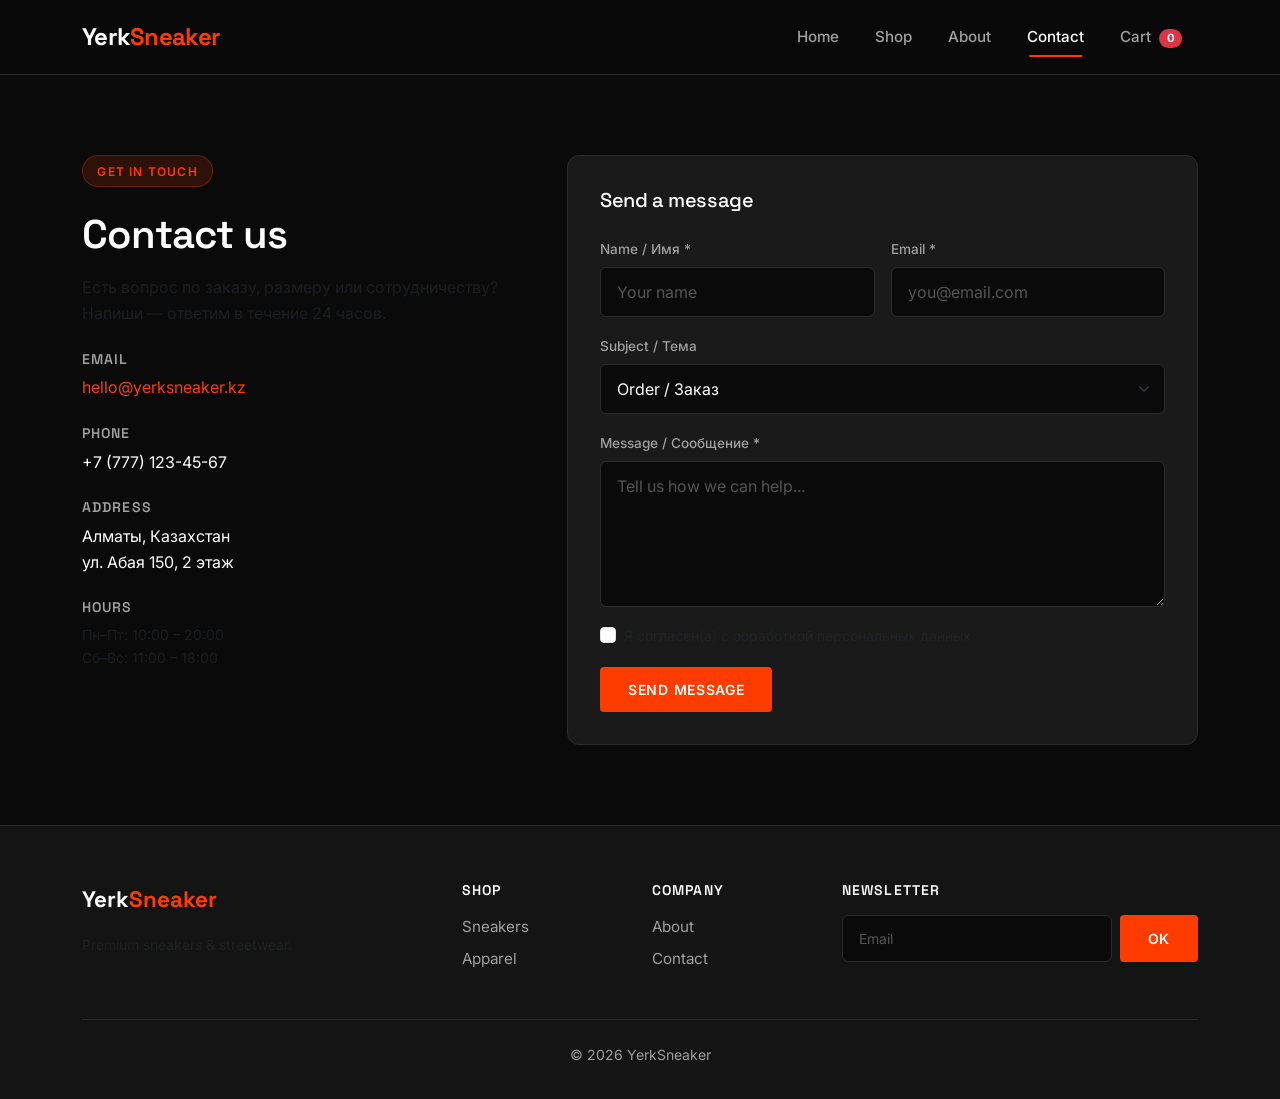
<file: contact.html>
<!DOCTYPE html>
<html lang="ru">
<head>
  <meta charset="UTF-8">
  <meta name="viewport" content="width=device-width, initial-scale=1.0">
  <title>Contact — YerkSneaker</title>
  <link rel="preconnect" href="https://fonts.googleapis.com">
  <link rel="preconnect" href="https://fonts.gstatic.com" crossorigin>
  <link href="https://fonts.googleapis.com/css2?family=Inter:wght@400;500;600;700&family=Space+Grotesk:wght@500;600;700&display=swap" rel="stylesheet">
  <link href="https://cdn.jsdelivr.net/npm/bootstrap@5.3.3/dist/css/bootstrap.min.css" rel="stylesheet">
  <link rel="stylesheet" href="css/style.css">
</head>
<body>
  <nav class="navbar navbar-expand-lg sticky-top">
    <div class="container">
      <a class="navbar-brand" href="index.html">Yerk<span>Sneaker</span></a>
      <button class="navbar-toggler" type="button" data-bs-toggle="collapse" data-bs-target="#mainNav" aria-controls="mainNav" aria-expanded="false" aria-label="Toggle navigation">
        <span class="navbar-toggler-icon"></span>
      </button>
      <div class="collapse navbar-collapse" id="mainNav">
        <ul class="navbar-nav ms-auto align-items-lg-center gap-lg-1">
          <li class="nav-item"><a class="nav-link" href="index.html">Home</a></li>
          <li class="nav-item"><a class="nav-link" href="shop.html">Shop</a></li>
          <li class="nav-item"><a class="nav-link" href="about.html">About</a></li>
          <li class="nav-item"><a class="nav-link active" href="contact.html">Contact</a></li>
          <li class="nav-item"><a class="nav-link" href="cart.html">Cart <span class="badge bg-danger rounded-pill ms-1">0</span></a></li>
        </ul>
      </div>
    </div>
  </nav>

  <section class="section">
    <div class="container">
      <div class="row g-5">
        <div class="col-lg-5">
          <span class="hero-badge">Get in touch</span>
          <h1 class="section-title mb-3">Contact us</h1>
          <p class="text-muted mb-4">Есть вопрос по заказу, размеру или сотрудничеству? Напиши — ответим в течение 24 часов.</p>
          <div class="mb-4"><h6 class="text-uppercase small fw-semibold mb-2" style="letter-spacing:0.08em;color:var(--text-muted);">Email</h6><p class="mb-0"><a href="mailto:hello@yerksneaker.kz" class="text-accent">hello@yerksneaker.kz</a></p></div>
          <div class="mb-4"><h6 class="text-uppercase small fw-semibold mb-2" style="letter-spacing:0.08em;color:var(--text-muted);">Phone</h6><p class="mb-0">+7 (777) 123-45-67</p></div>
          <div class="mb-4"><h6 class="text-uppercase small fw-semibold mb-2" style="letter-spacing:0.08em;color:var(--text-muted);">Address</h6><p class="mb-0">Алматы, Казахстан<br>ул. Абая 150, 2 этаж</p></div>
          <div><h6 class="text-uppercase small fw-semibold mb-2" style="letter-spacing:0.08em;color:var(--text-muted);">Hours</h6><p class="mb-0 text-muted small">Пн–Пт: 10:00 – 20:00<br>Сб–Вс: 11:00 – 18:00</p></div>
        </div>
        <div class="col-lg-7">
          <div class="contact-form">
            <h3 class="h5 mb-4">Send a message</h3>
            <form action="#" method="post">
              <div class="row g-3">
                <div class="col-md-6"><label for="name" class="form-label">Name / Имя *</label><input type="text" class="form-control" id="name" name="name" placeholder="Your name" required></div>
                <div class="col-md-6"><label for="email" class="form-label">Email *</label><input type="email" class="form-control" id="email" name="email" placeholder="you@email.com" required></div>
                <div class="col-12">
                  <label for="subject" class="form-label">Subject / Тема</label>
                  <select class="form-select" id="subject" name="subject">
                    <option value="order">Order / Заказ</option>
                    <option value="size">Size help / Помощь с размером</option>
                    <option value="return">Return / Возврат</option>
                    <option value="collab">Collaboration / Сотрудничество</option>
                    <option value="other">Other / Другое</option>
                  </select>
                </div>
                <div class="col-12"><label for="message" class="form-label">Message / Сообщение *</label><textarea class="form-control" id="message" name="message" rows="5" placeholder="Tell us how we can help..." required></textarea></div>
                <div class="col-12">
                  <div class="form-check">
                    <input class="form-check-input" type="checkbox" id="privacy" required>
                    <label class="form-check-label small text-muted" for="privacy">Я согласен(а) с обработкой персональных данных</label>
                  </div>
                </div>
                <div class="col-12"><button type="submit" class="btn btn-accent">Send Message</button></div>
              </div>
            </form>
          </div>
        </div>
      </div>
    </div>
  </section>

  <footer>
    <div class="container">
      <div class="row g-4">
        <div class="col-md-4"><div class="footer-brand">Yerk<span>Sneaker</span></div><p class="text-muted small">Premium sneakers & streetwear.</p></div>
        <div class="col-6 col-md-2"><h6 class="text-uppercase small fw-semibold mb-3" style="letter-spacing:0.08em;">Shop</h6><div class="footer-links"><a href="shop.html">Sneakers</a><a href="shop.html">Apparel</a></div></div>
        <div class="col-6 col-md-2"><h6 class="text-uppercase small fw-semibold mb-3" style="letter-spacing:0.08em;">Company</h6><div class="footer-links"><a href="about.html">About</a><a href="contact.html">Contact</a></div></div>
        <div class="col-md-4"><h6 class="text-uppercase small fw-semibold mb-3" style="letter-spacing:0.08em;">Newsletter</h6><form class="d-flex gap-2"><input type="email" class="form-control form-control-sm" placeholder="Email" required><button type="submit" class="btn btn-accent btn-sm">OK</button></form></div>
      </div>
      <div class="footer-bottom">© 2026 YerkSneaker</div>
    </div>
  </footer>
  <script src="https://cdn.jsdelivr.net/npm/bootstrap@5.3.3/dist/js/bootstrap.bundle.min.js"></script>
</body>
</html>
</file>
<file: css/style.css>
/* YerkSneaker - Minimalist Streetwear Theme */

:root {
  --bg: #0a0a0a;
  --bg-alt: #141414;
  --text: #ffffff;
  --text-muted: #a0a0a0;
  --accent: #ff3c00;
  --accent-hover: #e63500;
  --border: #2a2a2a;
  --card-bg: #1a1a1a;
  --font-main: 'Inter', system-ui, -apple-system, sans-serif;
  --font-display: 'Space Grotesk', 'Inter', sans-serif;
  --transition: 0.3s cubic-bezier(0.4, 0, 0.2, 1);
}

* { margin: 0; padding: 0; box-sizing: border-box; }
html { scroll-behavior: smooth; }

body {
  font-family: var(--font-main);
  background-color: var(--bg);
  color: var(--text);
  line-height: 1.6;
  overflow-x: hidden;
  min-height: 100vh;
  display: flex;
  flex-direction: column;
}

h1, h2, h3, h4, h5, h6 {
  font-family: var(--font-display);
  font-weight: 600;
  letter-spacing: -0.02em;
}

a { color: inherit; text-decoration: none; transition: color var(--transition); }
a:hover { color: var(--accent); }
img { max-width: 100%; height: auto; display: block; }

/* Navbar */
.navbar {
  background-color: rgba(10, 10, 10, 0.95) !important;
  backdrop-filter: blur(12px);
  border-bottom: 1px solid var(--border);
  padding: 0.8rem 0;
}
.navbar-brand {
  font-family: var(--font-display);
  font-weight: 700;
  font-size: 1.5rem;
  letter-spacing: -0.03em;
  color: var(--text) !important;
}
.navbar-brand span { color: var(--accent); }
.nav-link {
  font-weight: 500;
  font-size: 0.95rem;
  color: var(--text-muted) !important;
  padding: 0.5rem 1rem !important;
  position: relative;
  transition: color var(--transition);
}
.nav-link:hover,
.nav-link.active { color: var(--text) !important; }
.nav-link::after {
  content: '';
  position: absolute;
  bottom: 0; left: 50%;
  width: 0; height: 2px;
  background: var(--accent);
  transition: all var(--transition);
  transform: translateX(-50%);
}
.nav-link:hover::after,
.nav-link.active::after { width: 60%; }
.navbar-toggler {
  border: 1px solid var(--border);
  padding: 0.4rem 0.6rem;
}
.navbar-toggler:focus { box-shadow: none; }
.navbar-toggler-icon {
  background-image: url("data:image/svg+xml,%3csvg xmlns='http://www.w3.org/2000/svg' viewBox='0 0 30 30'%3e%3cpath stroke='rgba%28255, 255, 255, 0.8%29' stroke-linecap='round' stroke-miterlimit='10' stroke-width='2' d='M4 7h22M4 15h22M4 23h22'/%3e%3c/svg%3e");
}

/* Buttons */
.btn-accent {
  background-color: var(--accent);
  color: #fff;
  border: none;
  font-weight: 600;
  padding: 0.75rem 1.75rem;
  border-radius: 4px;
  transition: all var(--transition);
  text-transform: uppercase;
  letter-spacing: 0.05em;
  font-size: 0.875rem;
}
.btn-accent:hover {
  background-color: var(--accent-hover);
  color: #fff;
  transform: translateY(-2px);
  box-shadow: 0 8px 20px rgba(255, 60, 0, 0.3);
}
.btn-outline-light {
  border: 1px solid var(--text);
  color: var(--text);
  background: transparent;
  font-weight: 500;
  padding: 0.75rem 1.75rem;
  border-radius: 4px;
  transition: all var(--transition);
  text-transform: uppercase;
  letter-spacing: 0.05em;
  font-size: 0.875rem;
}
.btn-outline-light:hover { background: var(--text); color: var(--bg); }

/* Hero */
.hero {
  position: relative;
  min-height: 90vh;
  display: flex;
  align-items: center;
  background: linear-gradient(135deg, #0a0a0a 0%, #1a1a1a 50%, #0a0a0a 100%);
  overflow: hidden;
}
.hero::before {
  content: '';
  position: absolute;
  top: -50%; right: -20%;
  width: 70%; height: 150%;
  background: radial-gradient(circle, rgba(255, 60, 0, 0.08) 0%, transparent 70%);
  pointer-events: none;
}
.hero-content { position: relative; z-index: 2; }
.hero-badge {
  display: inline-block;
  background: rgba(255, 60, 0, 0.15);
  color: var(--accent);
  font-size: 0.75rem;
  font-weight: 600;
  padding: 0.35rem 0.9rem;
  border-radius: 50px;
  letter-spacing: 0.1em;
  text-transform: uppercase;
  margin-bottom: 1.5rem;
  border: 1px solid rgba(255, 60, 0, 0.3);
}
.hero h1 {
  font-size: clamp(2.5rem, 6vw, 4.5rem);
  line-height: 1.1;
  margin-bottom: 1.5rem;
}
.hero h1 span { color: var(--accent); }
.hero p {
  font-size: 1.15rem;
  color: var(--text-muted);
  max-width: 480px;
  margin-bottom: 2rem;
}
.hero-buttons { display: flex; flex-wrap: wrap; gap: 1rem; }
.hero-image {
  border-radius: 12px;
  box-shadow: 0 25px 50px -12px rgba(0, 0, 0, 0.5);
  transition: transform var(--transition);
}
.hero-image:hover { transform: scale(1.02); }

/* Sections */
.section { padding: 5rem 0; }
.section-title { font-size: clamp(1.75rem, 4vw, 2.5rem); margin-bottom: 0.5rem; }
.section-subtitle { color: var(--text-muted); margin-bottom: 3rem; font-size: 1.05rem; }

/* Product Cards */
.product-card {
  background: var(--card-bg);
  border: 1px solid var(--border);
  border-radius: 12px;
  overflow: hidden;
  transition: all var(--transition);
  height: 100%;
  display: flex;
  flex-direction: column;
}
.product-card:hover {
  border-color: var(--accent);
  transform: translateY(-6px);
  box-shadow: 0 20px 40px rgba(0, 0, 0, 0.3);
}
.product-img-wrapper {
  position: relative;
  overflow: hidden;
  aspect-ratio: 1 / 1;
  background: #111;
}
.product-img-wrapper img {
  width: 100%; height: 100%;
  object-fit: cover;
  transition: transform 0.5s ease;
}
.product-card:hover .product-img-wrapper img { transform: scale(1.08); }
.product-badge {
  position: absolute;
  top: 12px; left: 12px;
  background: var(--accent);
  color: #fff;
  font-size: 0.7rem;
  font-weight: 700;
  padding: 0.3rem 0.7rem;
  border-radius: 4px;
  text-transform: uppercase;
  letter-spacing: 0.05em;
}
.product-body {
  padding: 1.25rem;
  flex-grow: 1;
  display: flex;
  flex-direction: column;
}
.product-category {
  font-size: 0.75rem;
  color: var(--text-muted);
  text-transform: uppercase;
  letter-spacing: 0.08em;
  margin-bottom: 0.35rem;
}
.product-title { font-size: 1.05rem; font-weight: 600; margin-bottom: 0.5rem; line-height: 1.3; }
.product-price {
  font-size: 1.15rem;
  font-weight: 700;
  color: var(--accent);
  margin-top: auto;
  padding-top: 0.75rem;
}
.product-price del {
  color: var(--text-muted);
  font-size: 0.9rem;
  font-weight: 400;
  margin-right: 0.5rem;
}

/* About */
.about-stats {
  display: grid;
  grid-template-columns: repeat(3, 1fr);
  gap: 1.5rem;
  margin-top: 3rem;
}
.stat-item {
  text-align: center;
  padding: 1.5rem;
  background: var(--card-bg);
  border: 1px solid var(--border);
  border-radius: 12px;
}
.stat-number {
  font-size: 2rem;
  font-weight: 700;
  color: var(--accent);
  font-family: var(--font-display);
}
.stat-label { font-size: 0.85rem; color: var(--text-muted); margin-top: 0.25rem; }

/* Contact Form */
.contact-form {
  background: var(--card-bg);
  border: 1px solid var(--border);
  border-radius: 12px;
  padding: 2rem;
}
.form-label {
  font-size: 0.85rem;
  font-weight: 500;
  color: var(--text-muted);
  margin-bottom: 0.4rem;
}
.form-control, .form-select {
  background-color: var(--bg) !important;
  border: 1px solid var(--border) !important;
  color: var(--text) !important;
  border-radius: 6px;
  padding: 0.75rem 1rem;
  transition: border-color var(--transition);
}
.form-control:focus, .form-select:focus {
  border-color: var(--accent) !important;
  box-shadow: 0 0 0 3px rgba(255, 60, 0, 0.15) !important;
  background-color: var(--bg) !important;
  color: var(--text) !important;
}
.form-control::placeholder { color: #555; }

/* Size Table */
.size-table {
  width: 100%;
  border-collapse: collapse;
  background: var(--card-bg);
  border-radius: 12px;
  overflow: hidden;
  border: 1px solid var(--border);
}
.size-table th, .size-table td {
  padding: 0.9rem 1.2rem;
  text-align: center;
  border-bottom: 1px solid var(--border);
}
.size-table th {
  background: var(--bg-alt);
  font-weight: 600;
  font-size: 0.85rem;
  text-transform: uppercase;
  letter-spacing: 0.05em;
  color: var(--text-muted);
}
.size-table tr:last-child td { border-bottom: none; }
.size-table tr:hover td { background: rgba(255, 60, 0, 0.05); }

/* Cart */
.cart-item {
  display: flex;
  gap: 1.25rem;
  padding: 1.5rem 0;
  border-bottom: 1px solid var(--border);
  align-items: center;
}
.cart-item img {
  width: 100px; height: 100px;
  object-fit: cover;
  border-radius: 8px;
  background: #111;
}
.cart-item-info { flex-grow: 1; }
.cart-summary {
  background: var(--card-bg);
  border: 1px solid var(--border);
  border-radius: 12px;
  padding: 1.75rem;
  position: sticky;
  top: 100px;
}

/* Product Detail */
.product-main-img {
  border-radius: 12px;
  overflow: hidden;
  background: #111;
  aspect-ratio: 1;
}
.product-main-img img { width: 100%; height: 100%; object-fit: cover; }
.product-thumbs { display: flex; gap: 0.75rem; }
.product-thumbs img {
  width: 80px; height: 80px;
  object-fit: cover;
  border-radius: 8px;
  border: 2px solid transparent;
  cursor: pointer;
  transition: border-color var(--transition);
}
.product-thumbs img:hover,
.product-thumbs img.active { border-color: var(--accent); }
.size-options { display: flex; flex-wrap: wrap; gap: 0.5rem; margin: 1rem 0; }
.size-btn {
  width: 48px; height: 48px;
  border: 1px solid var(--border);
  background: transparent;
  color: var(--text);
  border-radius: 6px;
  font-weight: 500;
  cursor: pointer;
  transition: all var(--transition);
}
.size-btn:hover, .size-btn.active {
  border-color: var(--accent);
  background: var(--accent);
  color: #fff;
}

/* Filter bar */
.filter-bar { display: flex; flex-wrap: wrap; gap: 0.75rem; margin-bottom: 2rem; align-items: center; }
.filter-btn {
  background: transparent;
  border: 1px solid var(--border);
  color: var(--text-muted);
  padding: 0.5rem 1.1rem;
  border-radius: 50px;
  font-size: 0.875rem;
  font-weight: 500;
  cursor: pointer;
  transition: all var(--transition);
}
.filter-btn:hover, .filter-btn.active {
  border-color: var(--accent);
  color: var(--accent);
  background: rgba(255, 60, 0, 0.1);
}

/* Footer */
footer {
  background: var(--bg-alt);
  border-top: 1px solid var(--border);
  padding: 3.5rem 0 2rem;
  margin-top: auto;
}
.footer-brand {
  font-family: var(--font-display);
  font-weight: 700;
  font-size: 1.4rem;
  margin-bottom: 1rem;
}
.footer-brand span { color: var(--accent); }
.footer-links a {
  color: var(--text-muted);
  display: block;
  margin-bottom: 0.5rem;
  font-size: 0.95rem;
}
.footer-links a:hover { color: var(--accent); }
.footer-bottom {
  border-top: 1px solid var(--border);
  margin-top: 2.5rem;
  padding-top: 1.5rem;
  text-align: center;
  color: var(--text-muted);
  font-size: 0.875rem;
}

.text-accent { color: var(--accent) !important; }
.border-custom { border: 1px solid var(--border) !important; }

/* Media Queries */
@media (max-width: 991.98px) {
  .hero { min-height: auto; padding: 4rem 0 3rem; }
  .about-stats { grid-template-columns: 1fr; }
  .cart-item { flex-direction: column; align-items: flex-start; }
  .cart-item img { width: 100%; height: 200px; }
}
@media (max-width: 767.98px) {
  .section { padding: 3.5rem 0; }
  .hero h1 { font-size: 2.25rem; }
  .hero-buttons { flex-direction: column; }
  .hero-buttons .btn { width: 100%; text-align: center; }
  .navbar-brand { font-size: 1.25rem; }
  .size-table th, .size-table td { padding: 0.65rem 0.5rem; font-size: 0.85rem; }
}
@media (max-width: 375px) {
  .product-body { padding: 1rem; }
  .contact-form { padding: 1.25rem; }
}
</file>
